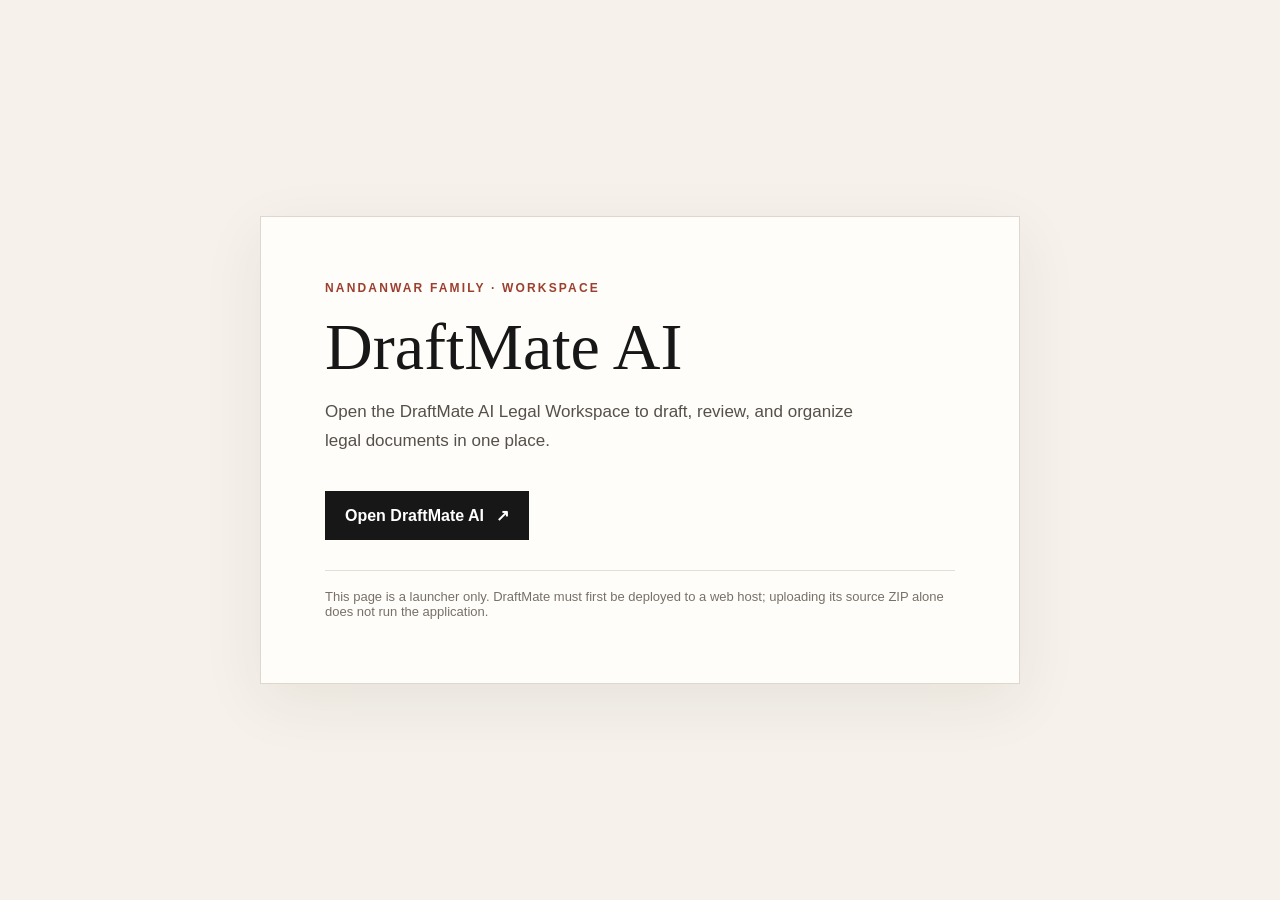
<file: draftmate_connect.html>
<!doctype html>
<html lang="en">
<head>
  <meta charset="utf-8">
  <meta name="viewport" content="width=device-width, initial-scale=1">
  <meta name="description" content="Open DraftMate AI Legal Workspace.">
  <title>DraftMate AI | Legal Workspace</title>
  <style>
    :root { color-scheme: light; --ink:#171717; --paper:#f6f2eb; --accent:#9b3f2f; }
    * { box-sizing:border-box; }
    body { margin:0; min-height:100vh; display:grid; place-items:center; padding:24px;
           background:var(--paper); color:var(--ink); font-family:Arial,Helvetica,sans-serif; }
    main { width:min(760px,100%); padding:clamp(28px,6vw,64px); background:#fffdf9;
           border:1px solid #ded7cd; box-shadow:0 18px 60px #24170d12; }
    .eyebrow { font-size:12px; letter-spacing:.18em; text-transform:uppercase; color:var(--accent); font-weight:700; }
    h1 { font-family:Georgia,'Times New Roman',serif; font-size:clamp(38px,7vw,66px); line-height:1.02; margin:18px 0; font-weight:500; }
    p { color:#55504a; font-size:17px; line-height:1.7; max-width:560px; }
    a.launch { display:inline-flex; align-items:center; gap:12px; margin-top:18px; padding:15px 20px;
      background:var(--ink); color:white; text-decoration:none; font-weight:700; }
    a.launch:hover, a.launch:focus-visible { background:var(--accent); outline:3px solid #d8a49a; outline-offset:3px; }
    .note { margin-top:30px; padding-top:18px; border-top:1px solid #e5ded4; font-size:13px; color:#777068; }
  </style>
</head>
<body>
  <main>
    <div class="eyebrow">Nandanwar Family · Workspace</div>
    <h1>DraftMate AI</h1>
    <p>Open the DraftMate AI Legal Workspace to draft, review, and organize legal documents in one place.</p>
    <!-- Replace the URL below with your deployed DraftMate app URL. -->
    <a class="launch" href="https://nandanwarfamily.com/kodekurrentprimary" target="_blank" rel="noopener noreferrer">
      Open DraftMate AI <span aria-hidden="true">↗</span>
    </a>
    <div class="note">This page is a launcher only. DraftMate must first be deployed to a web host; uploading its source ZIP alone does not run the application.</div>
  </main>
</body>
</html>
</file>
